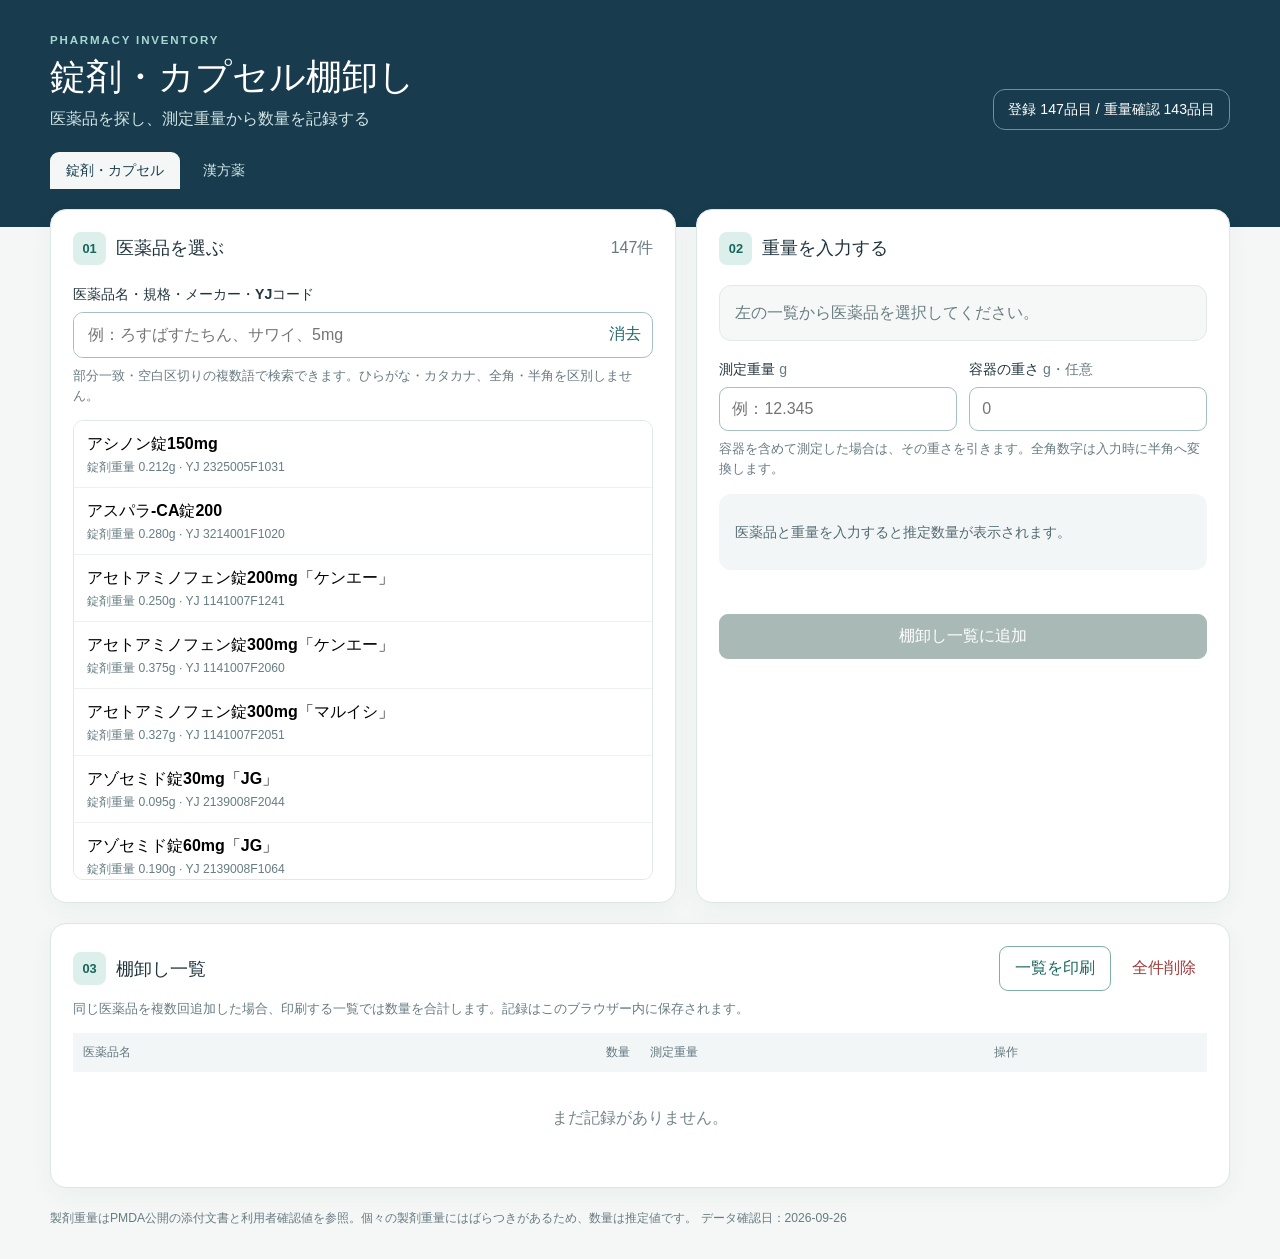
<file: index.html>
<!doctype html>
<html lang="ja">
<head>
  <meta charset="utf-8">
  <meta name="viewport" content="width=device-width, initial-scale=1">
  <meta name="theme-color" content="#183b4d">
  <title>錠剤・カプセル棚卸し</title>
  <link rel="stylesheet" href="style.css?v=6">
</head>
<body>
  <header class="site-header">
    <div class="shell header-inner">
      <div>
        <p class="eyebrow">PHARMACY INVENTORY</p>
        <h1>錠剤・カプセル棚卸し</h1>
        <p class="lead">医薬品を探し、測定重量から数量を記録する</p>
      </div>
      <div class="header-stats" id="coverage" aria-live="polite"></div>
    </div>
    <nav class="shell site-tabs" aria-label="棚卸しの種類">
      <a href="index.html" aria-current="page">錠剤・カプセル</a>
      <a href="kanpo.html">漢方薬</a>
    </nav>
  </header>

  <main class="shell main-grid">
    <section class="panel search-panel" aria-labelledby="search-heading">
      <div class="panel-heading">
        <div><span class="step">01</span><h2 id="search-heading">医薬品を選ぶ</h2></div>
        <span class="muted" id="result-count"></span>
      </div>
      <label for="search">医薬品名・規格・メーカー・YJコード</label>
      <div class="search-wrap">
        <input id="search" type="search" autocomplete="off" placeholder="例：ろすばすたちん、サワイ、5mg" aria-controls="results">
        <button id="clear-search" class="text-button" type="button">消去</button>
      </div>
      <p class="hint">部分一致・空白区切りの複数語で検索できます。ひらがな・カタカナ、全角・半角を区別しません。</p>
      <div id="results" class="results" role="listbox" aria-label="医薬品の検索結果"></div>
    </section>

    <section class="panel measure-panel" aria-labelledby="measure-heading">
      <div class="panel-heading"><div><span class="step">02</span><h2 id="measure-heading">重量を入力する</h2></div></div>
      <div id="selected" class="selected empty">左の一覧から医薬品を選択してください。</div>
      <form id="measure-form" novalidate>
        <div id="manual-weight-field" class="manual-weight-field" hidden>
          <label for="manual-weight">実測した1錠・1カプセルの重量 <span class="unit">g</span></label>
          <input id="manual-weight" class="numeric" inputmode="decimal" autocomplete="off" placeholder="例：0.185" aria-describedby="manual-weight-hint">
          <p id="manual-weight-hint" class="hint">1個だけを容器の重さを除いて量ってください。一覧に追加すると、このブラウザーに重量を保存します。製剤ごとの重量差に注意してください。</p>
          <button id="clear-manual-weight" class="text-button clear-manual-weight" type="button" hidden>保存済みの実測重量を消去</button>
        </div>
        <div class="fields">
          <div><label for="gross">測定重量 <span class="unit">g</span></label><input id="gross" class="numeric" inputmode="decimal" autocomplete="off" placeholder="例：12.345" required></div>
          <div><label for="tare">容器の重さ <span class="unit">g・任意</span></label><input id="tare" class="numeric" inputmode="decimal" autocomplete="off" placeholder="0"></div>
        </div>
        <p class="hint">容器を含めて測定した場合は、その重さを引きます。全角数字は入力時に半角へ変換します。</p>
        <div id="calculation" class="calculation" aria-live="polite">医薬品と重量を入力すると推定数量が表示されます。</div>
        <p id="form-error" class="error" role="alert"></p>
        <button id="add" class="primary-button" type="submit" disabled>棚卸し一覧に追加</button>
        <p id="form-status" class="form-status" role="status" aria-live="polite"></p>
      </form>
    </section>

    <section class="panel ledger-panel" aria-labelledby="ledger-heading">
      <div class="panel-heading ledger-heading">
        <div><span class="step">03</span><h2 id="ledger-heading">棚卸し一覧</h2></div>
        <div class="actions"><button id="print" type="button" class="secondary-button">一覧を印刷</button><button id="clear-ledger" type="button" class="text-button danger">全件削除</button></div>
      </div>
      <p class="hint no-print">同じ医薬品を複数回追加した場合、印刷する一覧では数量を合計します。記録はこのブラウザー内に保存されます。</p>
      <div class="print-only print-title"><h2>錠剤・カプセル棚卸し一覧</h2><p id="printed-at"></p></div>
      <div class="table-wrap"><table><thead><tr><th scope="col">医薬品名</th><th scope="col">数量</th><th scope="col" class="no-print">測定重量</th><th scope="col" class="no-print">操作</th></tr></thead><tbody id="ledger"></tbody></table></div>
      <p id="ledger-empty" class="empty-ledger">まだ記録がありません。</p>
      <p id="ledger-total" class="ledger-total"></p>
      <p class="print-only print-note">数量は登録した1錠・1カプセル当たりの重量から算出した推定値です。「実測」は1個の測定重量を使用しています。</p>
    </section>
  </main>

  <footer class="shell footer no-print">製剤重量はPMDA公開の添付文書と利用者確認値を参照。個々の製剤重量にはばらつきがあるため、数量は推定値です。<span id="data-date"></span></footer>
  <script src="app.js?v=5" defer></script>
</body>
</html>
</file>
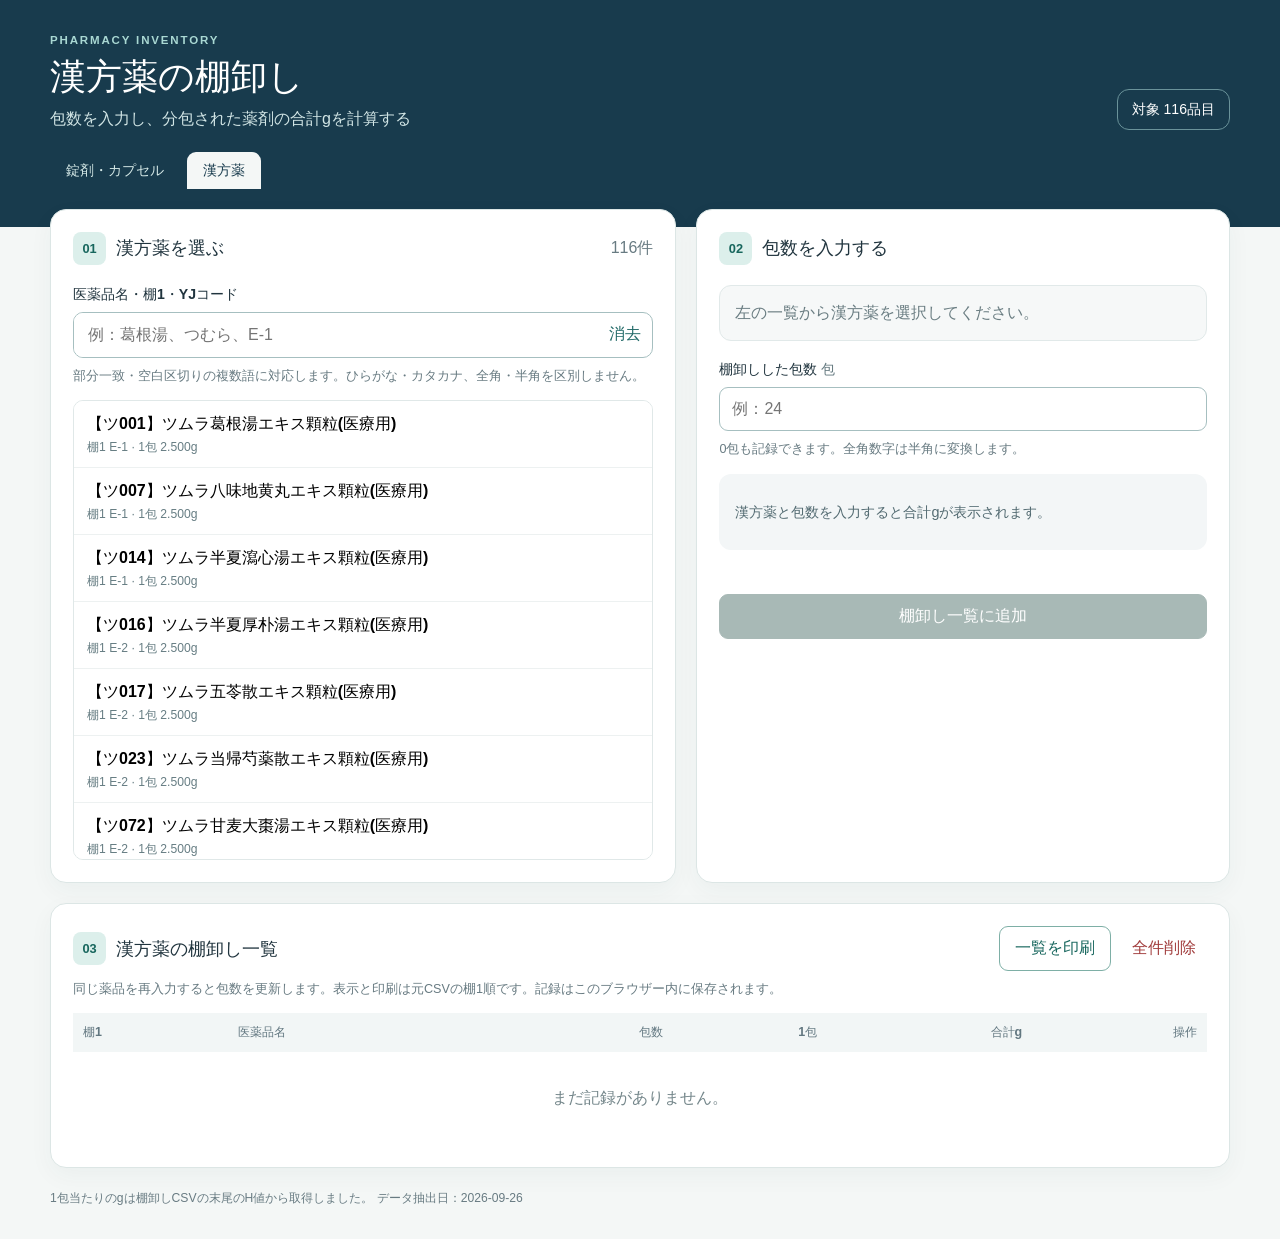
<file: kanpo.html>
<!doctype html>
<html lang="ja">
<head>
  <meta charset="utf-8">
  <meta name="viewport" content="width=device-width, initial-scale=1">
  <meta name="theme-color" content="#183b4d">
  <title>漢方薬の棚卸し</title>
  <link rel="stylesheet" href="style.css?v=6">
</head>
<body>
  <header class="site-header">
    <div class="shell header-inner">
      <div>
        <p class="eyebrow">PHARMACY INVENTORY</p>
        <h1>漢方薬の棚卸し</h1>
        <p class="lead">包数を入力し、分包された薬剤の合計gを計算する</p>
      </div>
      <div class="header-stats" id="kanpo-coverage" aria-live="polite"></div>
    </div>
    <nav class="shell site-tabs" aria-label="棚卸しの種類">
      <a href="index.html">錠剤・カプセル</a>
      <a href="kanpo.html" aria-current="page">漢方薬</a>
    </nav>
  </header>

  <main class="shell main-grid">
    <section class="panel search-panel" aria-labelledby="kanpo-search-heading">
      <div class="panel-heading"><div><span class="step">01</span><h2 id="kanpo-search-heading">漢方薬を選ぶ</h2></div><span class="muted" id="kanpo-result-count"></span></div>
      <label for="kanpo-search">医薬品名・棚1・YJコード</label>
      <div class="search-wrap">
        <input id="kanpo-search" type="search" autocomplete="off" placeholder="例：葛根湯、つむら、E-1" aria-controls="kanpo-results">
        <button id="kanpo-clear-search" class="text-button" type="button">消去</button>
      </div>
      <p class="hint">部分一致・空白区切りの複数語に対応します。ひらがな・カタカナ、全角・半角を区別しません。</p>
      <div id="kanpo-results" class="results" role="listbox" aria-label="漢方薬の検索結果"></div>
    </section>

    <section class="panel measure-panel" aria-labelledby="kanpo-entry-heading">
      <div class="panel-heading"><div><span class="step">02</span><h2 id="kanpo-entry-heading">包数を入力する</h2></div></div>
      <div id="kanpo-selected" class="selected empty">左の一覧から漢方薬を選択してください。</div>
      <form id="kanpo-form" novalidate>
        <label for="packet-count">棚卸しした包数 <span class="unit">包</span></label>
        <input id="packet-count" class="packet-input" inputmode="numeric" autocomplete="off" placeholder="例：24" required>
        <p class="hint">0包も記録できます。全角数字は半角に変換します。</p>
        <div id="kanpo-calculation" class="calculation" aria-live="polite">漢方薬と包数を入力すると合計gが表示されます。</div>
        <p id="kanpo-error" class="error" role="alert"></p>
        <button id="kanpo-add" class="primary-button" type="submit" disabled>棚卸し一覧に追加</button>
        <p id="kanpo-status" class="form-status" role="status" aria-live="polite"></p>
      </form>
    </section>

    <section class="panel ledger-panel" aria-labelledby="kanpo-ledger-heading">
      <div class="panel-heading ledger-heading">
        <div><span class="step">03</span><h2 id="kanpo-ledger-heading">漢方薬の棚卸し一覧</h2></div>
        <div class="actions"><button id="kanpo-print" class="secondary-button" type="button" disabled>一覧を印刷</button><button id="kanpo-clear-ledger" class="text-button danger" type="button">全件削除</button></div>
      </div>
      <p class="hint no-print">同じ薬品を再入力すると包数を更新します。表示と印刷は元CSVの棚1順です。記録はこのブラウザー内に保存されます。</p>
      <div class="print-only print-title"><h2>漢方薬の棚卸し一覧</h2><p id="kanpo-printed-at"></p></div>
      <div class="table-wrap"><table class="kanpo-table"><thead><tr><th scope="col">棚1</th><th scope="col">医薬品名</th><th scope="col">包数</th><th scope="col">1包</th><th scope="col">合計g</th><th scope="col" class="no-print">操作</th></tr></thead><tbody id="kanpo-ledger"></tbody></table></div>
      <p id="kanpo-empty" class="empty-ledger">まだ記録がありません。</p>
      <p id="kanpo-total" class="ledger-total"></p>
      <p class="print-only print-note">1包当たりの重量は棚卸しCSVの医薬品名末尾にあるH値を使用しています。</p>
    </section>
  </main>
  <footer class="shell footer no-print">1包当たりのgは棚卸しCSVの末尾のH値から取得しました。<span id="kanpo-data-date"></span></footer>
  <script src="kanpo.js?v=1" defer></script>
</body>
</html>
</file>
<file: style.css>
:root{font-family:"Noto Sans JP","Yu Gothic",Meiryo,sans-serif;color:#20343e;background:#f4f7f6;font-synthesis:none}*{box-sizing:border-box}body{margin:0}button,input{font:inherit}button{cursor:pointer}.shell{width:min(1180px,calc(100% - 32px));margin-inline:auto}.site-header{background:#183b4d;color:#fff;padding:34px 0 38px}.header-inner{display:flex;justify-content:space-between;gap:24px;align-items:end}.eyebrow{font-size:.72rem;letter-spacing:.16em;color:#a9d8d3;font-weight:700;margin:0 0 8px}h1{font-size:clamp(1.6rem,4vw,2.25rem);line-height:1.3;margin:0}.lead{margin:8px 0 0;color:#d1e5e5}.header-stats{border:1px solid #6a939a;border-radius:12px;padding:10px 14px;white-space:nowrap;font-size:.88rem}.main-grid{display:grid;grid-template-columns:minmax(0,1.08fr) minmax(0,.92fr);gap:20px;margin-top:-18px;padding-bottom:20px}.panel{background:#fff;border:1px solid #dce6e5;border-radius:16px;padding:22px;box-shadow:0 8px 25px #173b4d0b}.panel-heading{display:flex;align-items:center;justify-content:space-between;gap:12px;margin-bottom:20px}.panel-heading>div:first-child{display:flex;align-items:center;gap:10px}.step{display:inline-grid;place-items:center;background:#dcefeb;color:#17665d;border-radius:8px;width:33px;height:33px;font-size:.8rem;font-weight:800}h2{font-size:1.13rem;margin:0}.muted,.hint,.footer{color:#687b82}.hint{font-size:.79rem;line-height:1.6;margin:8px 0 14px}label{display:block;font-weight:700;font-size:.88rem;margin-bottom:8px}.unit{font-weight:400;color:#657a80}.search-wrap{display:flex;border:1px solid #a6bfc0;border-radius:10px;overflow:hidden;align-items:center}.search-wrap:focus-within,input:focus{outline:2px solid #4ba99c;outline-offset:1px}.search-wrap input{border:0;min-width:0;flex:1;padding:13px 14px;outline:0}.search-wrap input:focus{outline:0}.text-button{border:0;background:none;color:#226a68;padding:9px 11px;font-weight:700}.text-button:hover{text-decoration:underline}.results{max-height:460px;overflow:auto;border:1px solid #e0e8e8;border-radius:10px}.result{display:block;width:100%;text-align:left;border:0;border-bottom:1px solid #edf1f1;background:white;padding:11px 13px}.result:last-child{border:0}.result:hover,.result:focus-visible{background:#e8f5f1}.result.active{background:#e0f3ec;box-shadow:inset 3px 0 #248b75}.result-name{display:block;font-weight:700;line-height:1.5}.result-meta{display:block;color:#667d83;font-size:.76rem;margin-top:3px}.results-message{padding:18px;color:#667d83;font-size:.88rem}.selected{border:1px solid #c7dfd8;background:#f1faf6;border-radius:12px;padding:15px;margin-bottom:19px;line-height:1.5}.selected.empty{color:#6a7d82;background:#f6f8f8;border-color:#e1e9e9}.selected strong{display:block}.selected small{display:block;margin-top:6px;color:#526f73}.selected a{color:#176b68}.manual-weight-field{border:1px solid #d2e6d9;background:#f4faf5;border-radius:10px;padding:14px;margin-bottom:17px}.manual-weight-field input{width:100%;border:1px solid #a6bfc0;border-radius:9px;padding:12px}.manual-weight-field .hint{margin:8px 0 0}.clear-manual-weight{padding:6px 0 0;font-size:.79rem}.fields{display:grid;grid-template-columns:1fr 1fr;gap:12px}.fields input{width:100%;border:1px solid #a6bfc0;border-radius:9px;padding:12px}.calculation{min-height:76px;display:flex;flex-direction:column;align-items:flex-start;justify-content:center;gap:3px;overflow-wrap:anywhere;background:#f3f6f7;border-radius:12px;padding:16px;margin:15px 0;font-size:.9rem;color:#526a71}.calculation.ready{background:#e5f3ec;color:#174f46}.calculation strong{font-size:1.5rem;line-height:1.3}.calculation small{font-size:.78rem;line-height:1.5}.calculation.warning{background:#fff4dc;color:#694d18}.form-status{min-height:1.4em;margin:10px 0 0;color:#17665d;font-size:.84rem;font-weight:700;line-height:1.5}.form-status:empty{display:none}.error{color:#b02f2f;min-height:1.2em;font-size:.82rem}.primary-button,.secondary-button{border-radius:9px;font-weight:700;padding:11px 15px}.primary-button{width:100%;color:#fff;background:#196b61;border:1px solid #196b61}.primary-button:hover:enabled{background:#12564e}.primary-button:disabled{background:#a8b9b6;border-color:#a8b9b6;cursor:not-allowed}.ledger-panel{grid-column:1/-1}.ledger-heading{margin-bottom:8px}.actions{display:flex;align-items:center;gap:10px}.secondary-button{color:#17665d;background:#fff;border:1px solid #7eafa6}.secondary-button:hover{background:#eef8f4}.danger{color:#a13c3c}.table-wrap{overflow-x:auto}table{width:100%;border-collapse:collapse}th{color:#627780;font-size:.78rem;text-align:left;background:#f2f6f6;padding:11px 10px}th:nth-child(2),td:nth-child(2){text-align:right;white-space:nowrap}td{padding:12px 10px;border-bottom:1px solid #edf1f1;vertical-align:middle;font-size:.9rem}td small{display:block;color:#6c8186;font-size:.76rem;margin-top:3px}td:last-child{text-align:right}.remove{border:0;background:#fff;color:#9e4a4a;font-weight:700;padding:7px}.empty-ledger{text-align:center;color:#75878b;padding:20px}.ledger-total{text-align:right;font-weight:700;margin:16px 0 0}.footer{font-size:.76rem;line-height:1.7;padding-bottom:30px}.print-only{display:none}@media(max-width:780px){.header-inner{align-items:start;flex-direction:column}.main-grid{grid-template-columns:1fr}.ledger-panel{grid-column:auto}.panel{padding:17px}.header-stats{white-space:normal}.results{max-height:310px}.ledger-heading{align-items:start;flex-direction:column}.actions{width:100%;justify-content:space-between}}@media print{@page{size:A4;margin:15mm}body{background:#fff;color:#000}.site-header,.search-panel,.measure-panel,.no-print,.footer,.actions,.remove{display:none!important}.shell{width:100%}.main-grid{display:block;margin:0;padding:0}.panel{border:0;box-shadow:none;padding:0}.ledger-panel>.panel-heading{display:none}.print-only{display:block}.print-title h2{font-size:18pt;margin-bottom:5mm}.print-title p{font-size:9pt}.table-wrap{overflow:visible}th,td{padding:7px 5px;color:#000;border-bottom:1px solid #bbb}th{background:none}.ledger-total{font-size:10pt}.print-note{font-size:8pt;margin-top:8mm}tr{break-inside:avoid}}
.site-tabs{display:flex;gap:7px;margin-top:22px}.site-tabs a{display:inline-block;padding:9px 16px;border-radius:9px 9px 0 0;color:#d5e9e7;text-decoration:none;font-weight:700;font-size:.9rem}.site-tabs a:hover,.site-tabs a:focus-visible{background:#2c5661;color:#fff}.site-tabs a[aria-current="page"]{background:#f4f7f6;color:#183b4d}.packet-input{width:100%;border:1px solid #a6bfc0;border-radius:9px;padding:12px}.kanpo-table{min-width:640px}.kanpo-table th:nth-child(2),.kanpo-table td:nth-child(2){text-align:left;white-space:normal}.kanpo-table th:nth-child(n+3),.kanpo-table td:nth-child(n+3){text-align:right;white-space:nowrap}.kanpo-table td:first-child{white-space:nowrap;font-weight:700;color:#526f73}@media print{.kanpo-table{min-width:0}.kanpo-table td:first-child{color:#000}.kanpo-table th:nth-child(2),.kanpo-table td:nth-child(2){width:56%}}
</file>
